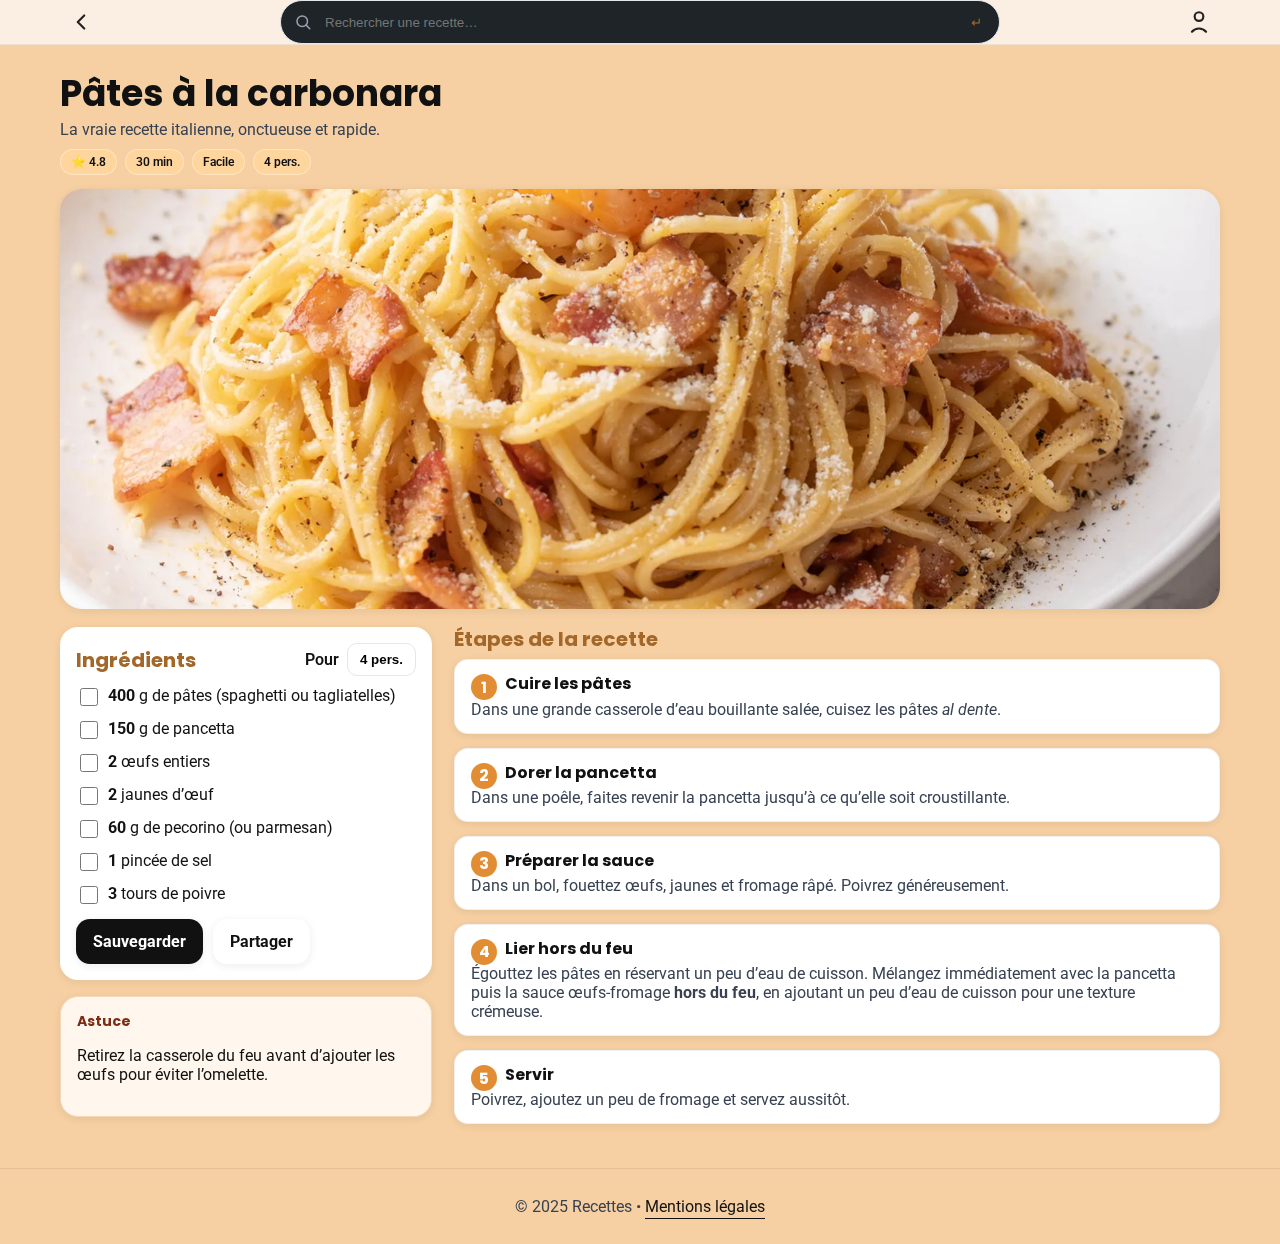
<file: recette.html>
<!doctype html>
<html lang="fr">
<script src="js/main.js" defer></script>

<head>
  <meta charset="UTF-8" />
  <meta name="viewport" content="width=device-width, initial-scale=1" />
  <title>Pâtes à la carbonara – Recette</title>

  <!-- Fonts + CSS -->
  <link rel="preconnect" href="https://fonts.gstatic.com" crossorigin>
  <link href="https://fonts.googleapis.com/css2?family=Poppins:wght@600;700&family=Roboto:wght@400;500&display=swap" rel="stylesheet">
  <link rel="stylesheet" href="css/styles.css" />
</head>
<body>
<a class="skip-link" href="#contenu">Aller au contenu</a>

<!-- HEADER identique à la home -->
<header class="site-header">
  <div class="container header">
    <a class="icon-btn" href="index.html" aria-label="Retour">
      <svg width="26" height="26" viewBox="0 0 24 24" aria-hidden="true">
        <path d="M15 18l-6-6 6-6" fill="none" stroke="currentColor" stroke-width="2" stroke-linecap="round" stroke-linejoin="round"/>
      </svg>
    </a>

    <form class="search" role="search" aria-label="Recherche">
        <span class="search__icon" aria-hidden="true">
          <svg width="18" height="18" viewBox="0 0 24 24"><circle cx="11" cy="11" r="7" stroke="currentColor" stroke-width="2" fill="none"/><path d="M21 21l-4.3-4.3" stroke="currentColor" stroke-width="2" fill="none" stroke-linecap="round"/></svg>
        </span>
      <input class="search__input" type="search" placeholder="Rechercher une recette…" aria-label="Search">
      <button class="search__action" type="submit" aria-label="Lancer la recherche">↵</button>
    </form>

    <a class="icon-btn" href="#" aria-label="Compte">
      <svg width="26" height="26" viewBox="0 0 24 24" aria-hidden="true">
        <circle cx="12" cy="7" r="4" stroke="currentColor" stroke-width="2" fill="none"/>
        <path d="M5.5 21a8.5 8.5 0 0 1 13 0" stroke="currentColor" stroke-width="2" fill="none" stroke-linecap="round"/>
      </svg>
    </a>
  </div>
</header>

<!-- MAIN -->
<main id="contenu" class="container recipe">
  <!-- Titre + meta -->
  <header class="recipe__head">
    <h1 class="recipe__title">Pâtes à la carbonara</h1>
    <p class="recipe__subtitle">La vraie recette italienne, onctueuse et rapide.</p>

    <div class="recipe__meta">
      <span class="badge">⭐ 4.8</span>
      <span class="badge">30 min</span>
      <span class="badge">Facile</span>
      <span class="badge">4 pers.</span>
    </div>
  </header>

  <!-- Media principal -->
  <figure class="recipe__media">
    <img src="img/pâtes_carbonara.webp"
         alt="Assiette de pâtes carbonara avec pancetta croustillante">
    <figcaption class="sr-only">Pâtes à la carbonara servies avec pancetta</figcaption>
  </figure>

  <!-- Grille contenu -->
  <section class="recipe__grid">
    <!-- Colonne Ingrédients -->
    <aside class="ingredients" aria-labelledby="ingredients-title">
      <div class="panel">
        <div class="panel__head">
          <h2 id="ingredients-title" class="panel__title">Ingrédients</h2>

          <!-- Sélecteur portions -->
          <label class="servings">
            <span>Pour</span>
            <select id="servings-select" aria-label="Nombre de personnes">
              <option>2 pers.</option>
              <option selected>4 pers.</option>
              <option>6 pers.</option>
              <option>8 pers.</option>
            </select>
          </label>
        </div>

        <ul id="ingredients" class="checklist" data-base-servings="4">
          <li data-base="400" data-unit="g">
            <label>
              <input type="checkbox">
              <span class="q"><strong class="qty">400</strong><span class="unit"> g</span> de pâtes (spaghetti ou tagliatelles)</span>
            </label>
          </li>

          <li data-base="150" data-unit="g">
            <label>
              <input type="checkbox">
              <span class="q"><strong class="qty">150</strong><span class="unit"> g</span> de pancetta</span>
            </label>
          </li>

          <li data-base="2" data-unit="œuf">
            <label>
              <input type="checkbox">
              <span class="q"><strong class="qty">2</strong><span class="unit"> œufs</span> entiers</span>
            </label>
          </li>

          <li data-base="2" data-unit="jaune">
            <label>
              <input type="checkbox">
              <span class="q"><strong class="qty">2</strong><span class="unit"> jaunes d’œuf</span></span>
            </label>
          </li>

          <li data-base="60" data-unit="g">
            <label>
              <input type="checkbox">
              <span class="q"><strong class="qty">60</strong><span class="unit"> g</span> de pecorino (ou parmesan)</span>
            </label>
          </li>

          <li data-base="1" data-unit="pincée">
            <label>
              <input type="checkbox">
              <span class="q"><strong class="qty">1</strong><span class="unit"> pincée</span> de sel</span>
            </label>
          </li>

          <li data-base="3" data-unit="tour">
            <label>
              <input type="checkbox">
              <span class="q"><strong class="qty">3</strong><span class="unit"> tours</span> de poivre</span>
            </label>
          </li>
        </ul>



        <!-- petit announcer pour lecteurs d'écran -->
        <p id="servings-announcer" class="sr-only" aria-live="polite"></p>


        <div class="panel__actions">
          <a class="btn btn--primary" href="#">Sauvegarder</a>
          <a class="btn" href="#">Partager</a>
        </div>
      </div>

      <!-- Suggestion latérale -->
      <div class="panel panel--suggest">
        <h3 class="panel__subtitle">Astuce</h3>
        <p>Retirez la casserole du feu avant d’ajouter les œufs pour éviter l’omelette.</p>
      </div>
    </aside>

    <!-- Colonne Étapes -->
    <article class="steps" aria-labelledby="steps-title">
      <h2 id="steps-title" class="panel__title">Étapes de la recette</h2>

      <ol class="steps__list">
        <li>
          <h4>Cuire les pâtes</h4>
          <p>Dans une grande casserole d’eau bouillante salée, cuisez les pâtes <em>al dente</em>.</p>
        </li>
        <li>
          <h4>Dorer la pancetta</h4>
          <p>Dans une poêle, faites revenir la pancetta jusqu’à ce qu’elle soit croustillante.</p>
        </li>
        <li>
          <h4>Préparer la sauce</h4>
          <p>Dans un bol, fouettez œufs, jaunes et fromage râpé. Poivrez généreusement.</p>
        </li>
        <li>
          <h4>Lier hors du feu</h4>
          <p>Égouttez les pâtes en réservant un peu d’eau de cuisson. Mélangez immédiatement avec la pancetta puis la sauce œufs-fromage <strong>hors du feu</strong>, en ajoutant un peu d’eau de cuisson pour une texture crémeuse.</p>
        </li>
        <li>
          <h4>Servir</h4>
          <p>Poivrez, ajoutez un peu de fromage et servez aussitôt.</p>
        </li>
      </ol>
    </article>
  </section>
</main>

<footer class="site-footer">
  <div class="container">© 2025 Recettes • <a class="link" href="#">Mentions légales</a></div>
</footer>
</body>
</html>
</file>
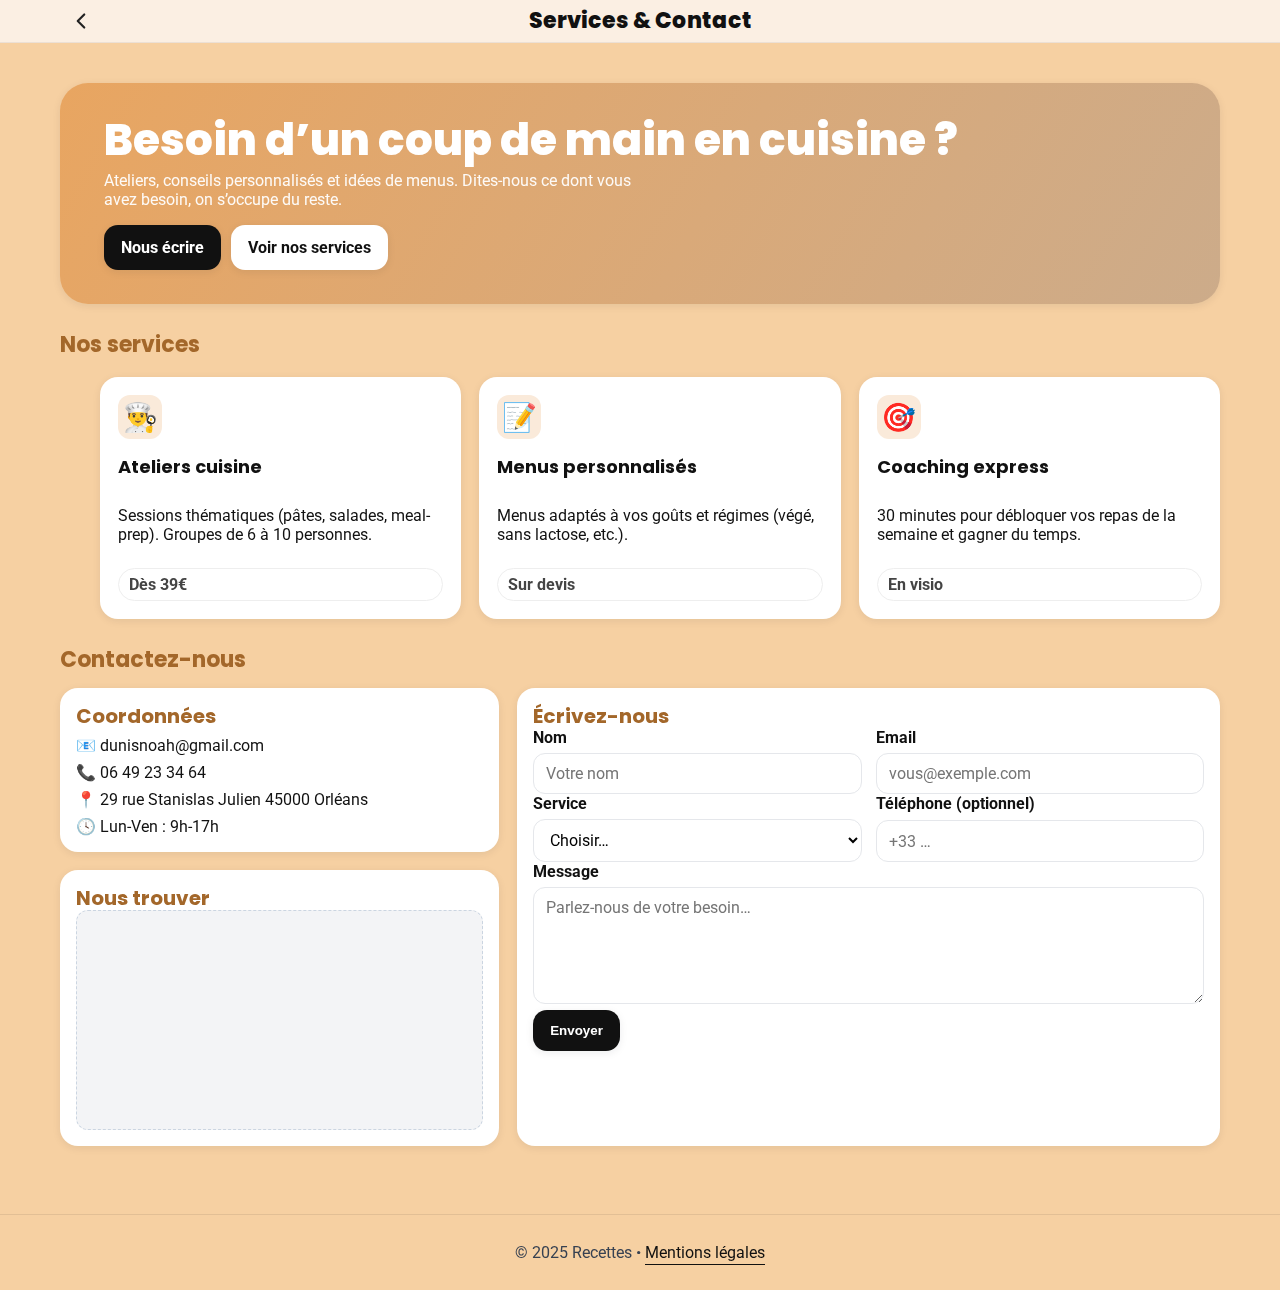
<file: services-contact.html>
<!doctype html>
<html lang="fr">
<head>
    <meta charset="UTF-8" />
    <meta name="viewport" content="width=device-width, initial-scale=1" />
    <title>Services & Contact – Recettes</title>

    <!-- Fonts + CSS -->
    <link rel="preconnect" href="https://fonts.gstatic.com" crossorigin>
    <link href="https://fonts.googleapis.com/css2?family=Poppins:wght@600;700&family=Roboto:wght@400;500&display=swap" rel="stylesheet">
    <link rel="stylesheet" href="css/styles.css" />
    <script src="js/main.js" defer></script>
</head>
<body>
<a class="skip-link" href="#contenu">Aller au contenu</a>

<!-- Header simple -->
<header class="site-header">
    <div class="container header">
        <a class="icon-btn" href="index.html" aria-label="Retour à l’accueil">
            <svg width="26" height="26" viewBox="0 0 24 24" aria-hidden="true">
                <path d="M15 18l-6-6 6-6" fill="none" stroke="currentColor" stroke-width="2" stroke-linecap="round" stroke-linejoin="round"/>
            </svg>
        </a>
        <h1 class="hero__title" style="font-size:22px;margin:0;">Services & Contact</h1>
        <span aria-hidden="true" style="width:42px;"></span>
    </div>
</header>

<main id="contenu" class="container main">

    <!-- Hero court -->
    <section class="hero hero--vitrine">
        <div class="container">
            <div class="hero__inner hero__inner--single">
                <div class="hero__copy">
                    <h2 class="hero__title">Besoin d’un coup de main en cuisine&nbsp;?</h2>
                    <p class="hero__text">
                        Ateliers, conseils personnalisés et idées de menus. Dites-nous ce dont vous avez besoin, on s’occupe du reste.
                    </p>
                    <div class="hero__cta">
                        <a class="btn btn--primary" href="#contact">Nous écrire</a>
                        <a class="btn" href="#services">Voir nos services</a>
                    </div>
                </div>
            </div>
        </div>
    </section>


    <!-- Services -->
    <section id="services" class="section">
        <div class="section__head">
            <h2 class="section__title">Nos services</h2>
        </div>

        <ul class="svc-grid">
            <li class="svc-card">
                <div class="svc-ico" aria-hidden="true">👨‍🍳</div>
                <h3>Ateliers cuisine</h3>
                <p>Sessions thématiques (pâtes, salades, meal-prep). Groupes de 6 à 10 personnes.</p>
                <span class="tag">Dès 39€</span>
            </li>
            <li class="svc-card">
                <div class="svc-ico" aria-hidden="true">📝</div>
                <h3>Menus personnalisés</h3>
                <p>Menus adaptés à vos goûts et régimes (végé, sans lactose, etc.).</p>
                <span class="tag">Sur devis</span>
            </li>
            <li class="svc-card">
                <div class="svc-ico" aria-hidden="true">🎯</div>
                <h3>Coaching express</h3>
                <p>30 minutes pour débloquer vos repas de la semaine et gagner du temps.</p>
                <span class="tag">En visio</span>
            </li>
        </ul>
    </section>

    <!-- Contact -->
    <section id="contact" class="section">
        <div class="section__head">
            <h2 class="section__title">Contactez-nous</h2>
        </div>

        <div class="contact-wrap">
            <!-- Coordonnées -->
            <aside class="contact-side" aria-label="Coordonnées">
                <div class="panel">
                    <h3 class="panel__title">Coordonnées</h3>
                    <ul class="contact-list">
                        <li>📧 <a href="mailto:dunisnoah@gmail.com">dunisnoah@gmail.com</a></li>
                        <li>📞 <a href="tel:+33649233464">06 49 23 34 64 </a></li>
                        <li>📍 29 rue Stanislas Julien 45000 Orléans</li>
                        <li>🕓 Lun-Ven : 9h-17h</li>
                    </ul>
                </div>

                <div class="panel">
                    <h3 class="panel__title">Nous trouver</h3>
                    <div class="map-placeholder" role="img" aria-label="Plan – emplacement démo">
                    </div>
                </div>
            </aside>

            <!-- Formulaire -->
            <form class="contact-form panel" aria-labelledby="form-title" action="#" method="post" novalidate>
                <h3 id="form-title" class="panel__title">Écrivez-nous</h3>

                <div class="form-row">
                    <div class="field">
                        <label for="name">Nom</label>
                        <input id="name" name="name" type="text" placeholder="Votre nom" required>
                    </div>
                    <div class="field">
                        <label for="email">Email</label>
                        <input id="email" name="email" type="email" placeholder="vous@exemple.com" required>
                    </div>
                </div>

                <div class="form-row">
                    <div class="field">
                        <label for="service">Service</label>
                        <select id="service" name="service" required>
                            <option value="">Choisir…</option>
                            <option>Ateliers cuisine</option>
                            <option>Menus personnalisés</option>
                            <option>Coaching express</option>
                            <option>Autre</option>
                        </select>
                    </div>
                    <div class="field">
                        <label for="phone">Téléphone (optionnel)</label>
                        <input id="phone" name="phone" type="tel" placeholder="+33 …">
                    </div>
                </div>

                <div class="field">
                    <label for="message">Message</label>
                    <textarea id="message" name="message" rows="5" placeholder="Parlez-nous de votre besoin…" required></textarea>
                </div>

                <div class="form-actions">
                    <button class="btn btn--primary" type="submit">Envoyer</button>
                    <span id="form-status" role="status" aria-live="polite" class="muted"></span>
                </div>
            </form>
        </div>
    </section>
</main>

<footer class="site-footer">
    <div class="container">© 2025 Recettes • <a class="link" href="#">Mentions légales</a></div>
</footer>
</body>
</html>
</file>
<file: css/styles.css>
:root{
    --primary:#E28C34;
    --secondary:#A3672A;
    --bg:#f6d0a2;
    --text:#111;
    --muted:#6b7280;
    --surface:#ffffff;
    --radius:16px;
    --container:1200px;
    --shadow-sm:0 2px 8px rgba(16,24,40,.08);
    --shadow-md:0 10px 24px rgba(16,24,40,.16);
}

*{box-sizing:border-box}
html,body{height:100%}
body{
    margin:0;
    font-family:"Roboto",system-ui,-apple-system,Segoe UI,Arial,sans-serif;
    color:var(--text);
    background:var(--bg);
}
h1,h2,h3{font-family:"Poppins",system-ui,sans-serif;margin:0}

/*  Accessibilité  */
.skip-link{
    position:absolute; left:-999px; top:auto; width:1px; height:1px; overflow:hidden;
}
.skip-link:focus{
    left:16px; top:16px; width:auto; height:auto; padding:10px 14px; background:#000; color:#fff; border-radius:10px; z-index:9999;
}

/*  Layout  */
.container{max-width:var(--container); margin-inline:auto; padding-inline:20px}
.site-header{
    position:sticky; top:0; z-index:20;
    background:color-mix(in srgb, var(--surface) 86%, var(--primary) 14%);
    backdrop-filter:saturate(120%) blur(8px);
    border-bottom:1px solid rgba(0,0,0,.06);
}
.header {
    display: flex;
    align-items: center;
    justify-content: space-between;
    gap: 12px;
}

.icon-btn{
    width:42px;height:42px;border-radius:12px;border:0;background:transparent;cursor:pointer;color:#222;
    display:inline-flex;align-items:center;justify-content:center;
    transition:background .15s ease, transform .15s ease;
}
.icon-btn:hover{background:rgba(0,0,0,.06)}
.icon-btn:active{transform:scale(.98)}
.icon-btn:focus-visible{outline:2px solid var(--primary); outline-offset:2px}

.search{
    position:relative;
    flex:1;
    max-width:720px;
    margin:0 12px;
}
.search__icon{position:absolute; inset-block:0; inset-inline-start:14px; display:flex; align-items:center; color:#9ca3af}
.search__action{position:absolute; inset-block:0; inset-inline-end:8px; border:0; background:transparent; color:var(--secondary); cursor:pointer; padding:0 10px;}
.search__input{
    width:100%; height:44px; padding:0 44px; border-radius:999px;
    border:1px solid #e5e7eb; background:#1f2428; color:#eaeaea;
}

/* barre d’onglets */
.tabs{
    background:#1f2428;
    border-bottom:3px solid var(--secondary);
}
.tabs__row{
    display:flex; gap:8px;
    overflow:auto; scrollbar-width:none; -ms-overflow-style:none;
}
.tabs__row::-webkit-scrollbar{ display:none; }

.tabs{
    background:#1f2428;
    border-bottom:3px solid var(--secondary);
}
.tabs__row{
    display:flex;
    justify-content:center;
    gap:16px;
    flex-wrap:wrap;
}

/* onglets */
.tab{
    position:relative;
    padding:14px 18px;
    font:600 14px/1 "Roboto", system-ui, sans-serif;
    color:#f0f2f5;
    text-decoration:none;
    opacity:.8;
    transition:opacity .15s ease, color .15s ease;
}
.tab:hover {
    opacity: 1;
    color: #fff;
}

/* Ligne orange animée au hover */
.tab::after {
    content: "";
    position: absolute;
    left: 20%;
    right: 20%;
    bottom: -3px;
    height: 4px;
    background: var(--secondary);
    border-radius: 999px 999px 0 0;
    transform: scaleX(0);
    transform-origin: center;
    transition: transform 0.25s ease;
}

.tab:hover::after {
    transform: scaleX(1);
}

/* Onglet actif */
.tab[aria-current="page"]::after,
.tab.tab--active::after {
    transform: scaleX(1);
}
.tab[aria-current="page"], .tab.tab--active {
    opacity: 1;
    color: #fff;
}


/* Hero  */
.hero{
    margin-top:18px;
    background:linear-gradient(120deg, color-mix(in srgb, var(--primary) 75%, #fff) 0%, color-mix(in srgb, var(--secondary) 55%, #fff) 100%);
    border-radius:24px; color:#fff; box-shadow:var(--shadow-sm);
}
.hero__content{padding:28px 22px}
.hero__title{font-size:clamp(22px, 3.2vw, 34px); line-height:1.15}
.hero__text{margin-top:6px; opacity:.95}

/*  Sections  */
.main{padding-block:22px 44px}
.section{margin-block:24px}
.section__head{display:flex; align-items:baseline; justify-content:space-between; gap:10px; margin-bottom:12px}
.section__title{font-size:22px; color:var(--secondary)}
.link{color:#111; text-decoration:none; border-bottom:1px solid currentColor; padding-bottom:2px}
.link:hover{opacity:.8}

/*  Grid & Cards  */
.grid{
    --cols:1;
    display:grid; gap:18px;
    grid-template-columns:repeat(var(--cols), minmax(0,1fr));
}
@media (min-width:560px){ .grid{ --cols:2 } }
@media (min-width:960px){ .grid{ --cols:4 } }

.card{
    display:block; border-radius:18px; overflow:hidden; background:var(--surface);
    box-shadow:var(--shadow-sm); text-decoration:none; color:inherit;
    transition:transform .18s ease, box-shadow .18s ease, outline-color .18s ease;
}
.card:focus-visible{outline:3px solid color-mix(in srgb, var(--primary) 60%, transparent); outline-offset:3px}
.card:hover{transform:translateY(-2px); box-shadow:var(--shadow-md)}

.card__media{position:relative; margin:0}
.card__media img{display:block; width:100%; height:190px; object-fit:cover}
.card__overlay{
    position:absolute; inset:auto 10px 10px 10px; display:flex; gap:8px; flex-wrap:wrap;
    background:linear-gradient( to top, rgba(0,0,0,.45), transparent );
    padding:10px; border-radius:12px; color:#fff;
}
.badge{
    font:600 12px/1 "Roboto",sans-serif;
    padding:6px 10px; border-radius:999px;
    background:rgba(255,255,255,.15); backdrop-filter:saturate(140%) blur(2px);
    border:1px solid rgba(255,255,255,.35);
}

.card__body{padding:12px 14px 16px}
.card__title{font:700 16px/1.25 "Poppins",sans-serif}
.card__desc{margin-top:6px; font-size:14px; color:#4b5563}

/*  Footer  */
.site-footer{border-top:1px solid rgba(0,0,0,.08); padding-block:28px; text-align:center; color:#374151}

/*  Motion preferences  */
@media (prefers-reduced-motion: reduce){
    .card, .icon-btn, .search__input{ transition:none }
}

/*  Recipe Page */
.recipe{ padding-block: 20px 44px; }

.recipe__head{ margin-top: 8px; margin-bottom: 14px; }
.recipe__title{ font-size: clamp(26px, 4vw, 36px); line-height: 1.15; }
.recipe__subtitle{ margin: 6px 0 10px; color: #374151; }
.recipe__meta{ display: flex; flex-wrap: wrap; gap: 8px; }

.recipe__media{
    margin: 14px 0 18px;
    border-radius: 22px; overflow: hidden;
    box-shadow: var(--shadow-sm);
}
.recipe__media img{ width: 100%; height: clamp(220px, 40vw, 420px); object-fit: cover; display: block; }

.recipe__grid{
    --cols: 1;
    display: grid; gap: 22px;
    grid-template-columns: repeat(var(--cols), minmax(0, 1fr));
}
@media (min-width: 960px){ .recipe__grid{ --cols: 3; } }

.ingredients{ grid-column: span 1; display: grid; gap: 16px; align-content: start; }
.steps{ grid-column: span 1; }
@media (min-width: 960px){ .steps{ grid-column: span 2; } }

/* Panels */
.panel{
    background: var(--surface);
    border-radius: 18px;
    box-shadow: var(--shadow-sm);
    padding: 16px;
}
.panel--suggest{ background: #fff7ed; border: 1px solid color-mix(in srgb, var(--primary) 35%, #fff); }
.panel__head{ display: flex; align-items: center; justify-content: space-between; gap: 12px; margin-bottom: 10px; }
.panel__title{ font: 700 20px/1.2 "Poppins", sans-serif; color: var(--secondary); }
.panel__subtitle{ font: 700 14px/1.2 "Poppins", sans-serif; margin: 0 0 6px; color: #7c2d12; }

/* Buttons */
.btn{
    display: inline-flex; align-items: center; justify-content: center;
    gap: 8px; padding: 10px 14px;
    border-radius: 12px; border: 1px solid #e5e7eb; background: #fff;
    text-decoration: none; color: #111; font-weight: 600;
    box-shadow: var(--shadow-sm);
    transition: transform .15s ease, box-shadow .15s ease, background .15s ease;
}
.btn:hover{ transform: translateY(-1px); box-shadow: var(--shadow-md); }
.btn:focus-visible{ outline: 2px solid var(--primary); outline-offset: 2px; }
.btn--primary{ background: var(--primary); color: #fff; border-color: transparent; }
.panel__actions{ display: flex; gap: 10px; margin-top: 12px; }

/* Servings selector */
.servings{
    display: inline-flex; align-items: center; gap: 8px;
    font-weight: 600; color: #111;
}
.servings select{
    appearance: none; -webkit-appearance: none; -moz-appearance: none;
    padding: 8px 12px; border-radius: 10px; border: 1px solid #e5e7eb; background: #fff;
    font-weight: 600; cursor: pointer;
}

/* Ingredients checklist */
.checklist{
    list-style: none; padding: 0; margin: 0; display: grid; gap: 10px;
}
.checklist label{
    display: grid; grid-template-columns: 22px 1fr; align-items: start; gap: 10px;
    cursor: pointer;
}
.checklist input[type="checkbox"]{
    inline-size: 18px; block-size: 18px; margin-top: 2px;
    accent-color: var(--primary);
}

/* Steps (prose) */
.steps .panel__title{ margin-bottom: 8px; }
.steps__list{ counter-reset: step; display: grid; gap: 14px; padding-left: 0; margin: 0; }
.steps__list > li{
    list-style: none;
    background: var(--surface);
    border: 1px solid rgba(0,0,0,.06);
    border-radius: 14px; padding: 14px 16px;
    box-shadow: var(--shadow-sm);
}
.steps__list > li h4{
    position: relative; margin: 0 0 6px; font: 700 16px/1.2 "Poppins", sans-serif; padding-left: 34px;
}
.steps__list > li h4::before{
    content: counter(step); counter-increment: step;
    position: absolute; left: 0; top: 0;
    width: 26px; height: 26px; border-radius: 999px;
    display: grid; place-items: center;
    background: var(--primary); color: #fff; font-weight: 700;
}
.steps__list > li p{ margin: 0; color: #374151; }
.steps__list em{ font-style: italic; }

/* Reduce motion */
@media (prefers-reduced-motion: reduce){
    .btn, .panel, .steps__list > li{ transition: none }
}

.q { white-space: nowrap; }

/* utilitaire d’accessibilité */
.sr-only {
    position: absolute;
    width: 1px; height: 1px;
    padding: 0; margin: -1px;
    overflow: hidden;
    clip: rect(0,0,0,0);
    white-space: nowrap; border: 0;
}

/* Services */
.svc-grid{--cols:3; display:grid; gap:18px; grid-template-columns:repeat(var(--cols),minmax(0,1fr))}
@media (max-width:900px){ .svc-grid{--cols:1} }
.svc-card{
    background:var(--surface); border-radius:18px; padding:18px; box-shadow:var(--shadow-sm);
    display:grid; gap:8px; align-content:start; transition:transform .15s, box-shadow .15s;
}
.svc-card:hover{ transform:translateY(-2px); box-shadow:var(--shadow-md) }
.svc-ico{font-size:28px; width:44px; height:44px; display:grid; place-items:center; border-radius:12px;
    background:color-mix(in srgb,var(--primary) 18%, #fff); }
.svc-card h3{font-family:Poppins,system-ui; margin:6px 0 2px; font-size:18px}
.tag{align-self:start; padding:6px 10px; border-radius:999px; background:#fff; border:1px solid #eee; font-weight:700; color:#444}

/*  Contact layout */
.contact-wrap{display:grid; gap:18px; grid-template-columns:1fr 1.6fr}
@media (max-width:900px){ .contact-wrap{grid-template-columns:1fr} }

.contact-side{display:grid; gap:18px; align-content:start}
.contact-list{list-style:none; padding:0; margin:8px 0 0; display:grid; gap:8px}
.contact-list a{color:inherit; text-decoration:none; border-bottom:1px solid #0000}
.contact-list a:hover{border-bottom-color:#0003}

.map-placeholder{
    height:220px; border-radius:12px; background:#f3f4f6; border:1px dashed #cbd5e1;
    display:grid; place-items:center; color:#64748b; font-weight:700;
}

/* Form  */
.contact-form .form-row{display:grid; gap:14px; grid-template-columns:1fr 1fr}
@media (max-width:720px){ .contact-form .form-row{grid-template-columns:1fr} }
.field{display:grid; gap:6px}
.field label{font-weight:700}
.field input, .field select, .field textarea{
    border:1px solid #e5e7eb; border-radius:12px; padding:10px 12px; font:inherit;
    background:#fff; transition:border-color .15s, box-shadow .15s;
}
.field input:focus, .field select:focus, .field textarea:focus{
    outline:none; border-color:var(--primary);
    box-shadow:0 0 0 3px color-mix(in srgb,var(--primary) 28%, transparent);
}
.form-actions{display:flex; gap:12px; align-items:center; margin-top:6px}
.muted{color:#667085; font-size:14px}

/* Section hero vitrine */
.hero--vitrine{
    margin-block: 18px 8px;
    background: linear-gradient(
            120deg,
            color-mix(in srgb, var(--primary) 78%, #fff) 0%,
            color-mix(in srgb, var(--secondary) 55%, #fff) 100%
    );
    color: #fff;
    border-radius: 28px;
    box-shadow: var(--shadow-sm);
    overflow: hidden;
}

/* Grille interne du hero */
.hero__inner{
    display: grid;
    gap: 24px;
    grid-template-columns: 1.1fr .9fr;
    align-items: center;
    padding: 34px 24px;
}
.hero__inner--single{
    grid-template-columns: 1fr;
}

/* Texte et boutons */
.hero__title{
    font-family: Poppins, system-ui, sans-serif;
    font-weight: 800;
    font-size: clamp(26px, 4.2vw, 44px);
    line-height: 1.05;
    margin: 0 0 8px;
}
.hero__text{
    margin: 0 0 16px;
    opacity: .95;
    max-width: 60ch;
}
.hero__cta{
    display: flex;
    gap: 10px;
    flex-wrap: wrap;
}

/* Boutons (si pas déjà dans tes styles) */
.btn{
    display: inline-flex; align-items: center; gap: 8px;
    padding: 12px 16px; border-radius: 14px;
    border: 1px solid #ffffff30; background: #fff; color: #111;
    text-decoration: none; font-weight: 700;
    box-shadow: var(--shadow-sm);
    transition: transform .15s ease, box-shadow .15s ease;
}
.btn:hover{ transform: translateY(-2px); box-shadow: var(--shadow-md); }
.btn--primary{ background: #111; color: #fff; border-color: transparent; }

/* Responsive */
@media (max-width: 900px){
    .hero__inner{ grid-template-columns: 1fr; padding: 26px 18px; }
}

/* Accessibilité utilitaire */
.sr-only{position:absolute;width:1px;height:1px;padding:0;margin:-1px;overflow:hidden;clip:rect(0,0,0,0);white-space:nowrap;border:0}

/* Overlay */
.overlay{position:fixed; inset:0; background:rgba(0,0,0,.5); opacity:0; visibility:hidden; transition:opacity .25s; z-index:40}
.side-menu{position:fixed; inset:0 auto 0 0; width:280px; background:#fff; transform:translateX(-100%); transition:transform .25s; z-index:50; box-shadow:4px 0 16px rgba(0,0,0,.18);}
.side-menu__inner{padding:20px; display:flex; flex-direction:column; gap:16px; height:100%}
.side-menu__close{align-self:flex-end; font-size:28px; line-height:1; cursor:pointer}
.side-menu__nav{display:grid; gap:12px}
.side-menu__nav a{text-decoration:none; color:#111; font-weight:700; padding:10px 6px; border-radius:8px}
.side-menu__nav a:hover{background:#f3f4f6}

/* état ouvert */
#nav-toggle:checked ~ .side-menu{ transform:translateX(0) }
#nav-toggle:checked ~ .overlay{ opacity:1; visibility:visible }
</file>
